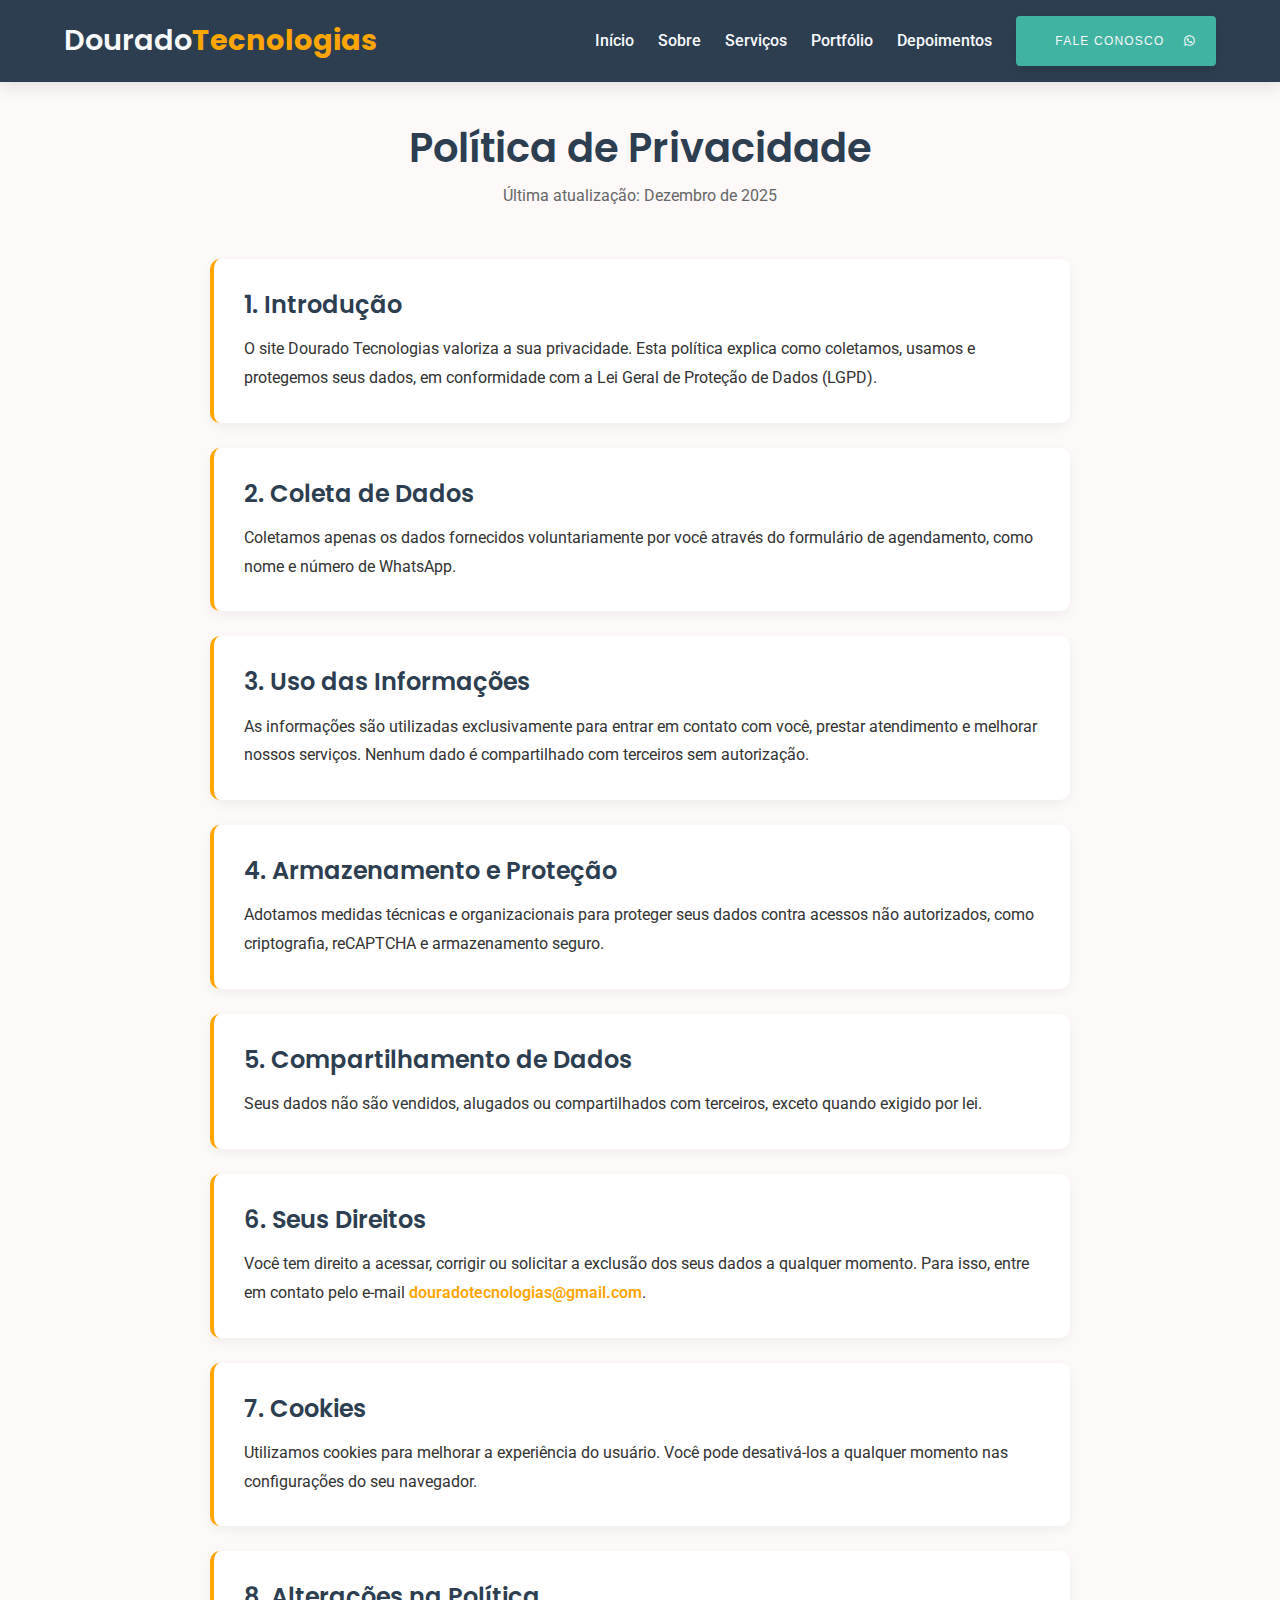
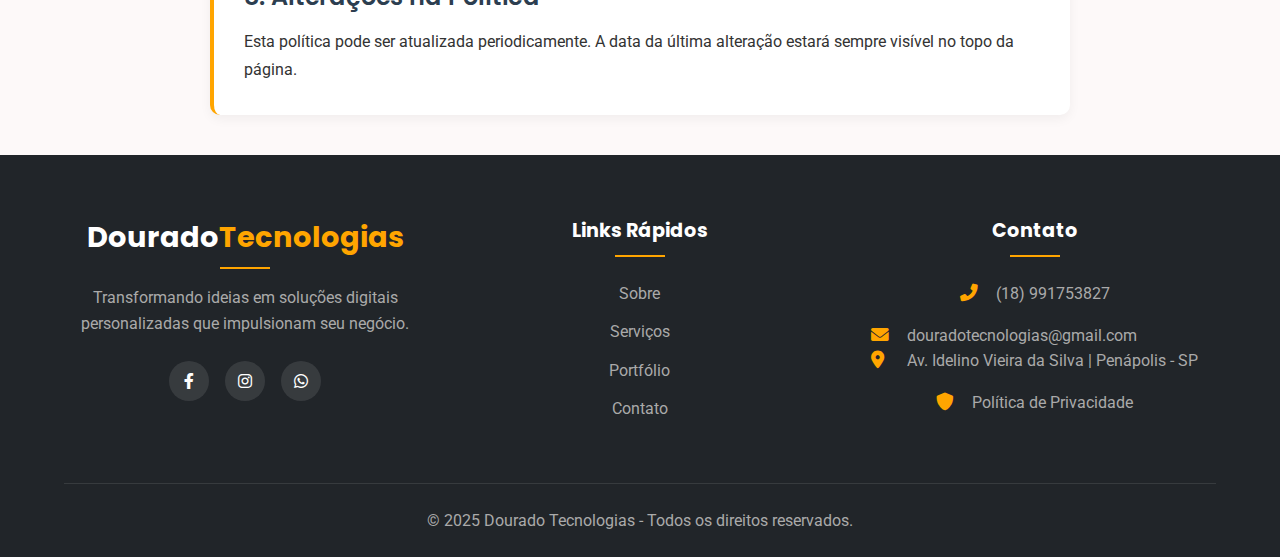
<file: privacidade.html>
<!DOCTYPE html>
<html lang="pt-br">
<head>
    <meta charset="UTF-8">
    <meta name="viewport" content="width=device-width, initial-scale=1.0">
    <title>Dourado Tecnologias | Soluções Digitais Personalizadas</title>
    <meta name="description" content="Dourado Tecnologias - Especialistas em desenvolvimento de landing pages, websites, sistemas web, aplicativos mobile e artes digitais.">
    <!-- CSS -->
    <link rel="stylesheet" href="css/estilo.css">
    <link rel="stylesheet" href="css/estiloPrivacidade.css">
    <!-- Font Awesome para ícones -->
    <link rel="stylesheet" href="https://cdnjs.cloudflare.com/ajax/libs/font-awesome/6.0.0/css/all.min.css">
    <!-- Google Fonts -->
    <link rel="preconnect" href="https://fonts.googleapis.com">
    <link rel="preconnect" href="https://fonts.gstatic.com" crossorigin>
    <link href="https://fonts.googleapis.com/css2?family=Poppins:wght@300;400;500;600;700&family=Roboto:wght@300;400;500;700&display=swap" rel="stylesheet">
</head>
<body>
    <!-- Header e Navegação -->
    <header class="header">
        <div class="container">
            <div class="logo">
                <h1>Dourado<span>Tecnologias</span></h1>
            </div>
            <nav class="nav-menu">
                <button class="menu-toggle" aria-label="Menu de navegação">
                    <span></span>
                    <span></span>
                    <span></span>
                </button>
                <ul class="menu">
                    <li><a href="/">Início</a></li>
                    <li><a href="/#sobre">Sobre</a></li>
                    <li><a href="/#servicos">Serviços</a></li>
                    <li><a href="/#portfolio">Portfólio</a></li>
                    <li><a href="/#depoimentos">Depoimentos</a></li>
                     <li>
                        <button class="btn"><i class="animation"></i><a href="https://wa.me/18991753827" target="_blank">Fale Conosco</a><i class="animation fa-brands fa-whatsapp"></i>
                        </button>
                    </li>
                </ul>
            </nav>
        </div>
    </header>

    <main>
    <div class="container">
        <h1>Política de Privacidade</h1>
        <p>Última atualização: Dezembro de 2025</p>
    </div>

    <section>
        <h2>1. Introdução</h2>
        <p>O site Dourado Tecnologias valoriza a sua privacidade. Esta política explica como coletamos, usamos e protegemos seus dados, em conformidade com a Lei Geral de Proteção de Dados (LGPD).</p>
      </section>
  
      <section>
        <h2>2. Coleta de Dados</h2>
        <p>Coletamos apenas os dados fornecidos voluntariamente por você através do formulário de agendamento, como nome e número de WhatsApp.</p>
      </section>
  
      <section>
        <h2>3. Uso das Informações</h2>
        <p>As informações são utilizadas exclusivamente para entrar em contato com você, prestar atendimento e melhorar nossos serviços. Nenhum dado é compartilhado com terceiros sem autorização.</p>
      </section>
  
      <section>
        <h2>4. Armazenamento e Proteção</h2>
        <p>Adotamos medidas técnicas e organizacionais para proteger seus dados contra acessos não autorizados, como criptografia, reCAPTCHA e armazenamento seguro.</p>
      </section>
  
      <section>
        <h2>5. Compartilhamento de Dados</h2>
        <p>Seus dados não são vendidos, alugados ou compartilhados com terceiros, exceto quando exigido por lei.</p>
      </section>
  
      <section>
        <h2>6. Seus Direitos</h2>
        <p>Você tem direito a acessar, corrigir ou solicitar a exclusão dos seus dados a qualquer momento. Para isso, entre em contato pelo e-mail <a href="mailto:douradotecnologias@gmail.com">douradotecnologias@gmail.com</a>.</p>
      </section>
  
      <section>
        <h2>7. Cookies</h2>
        <p>Utilizamos cookies para melhorar a experiência do usuário. Você pode desativá-los a qualquer momento nas configurações do seu navegador.</p>
      </section>
  
      <section>
        <h2>8. Alterações na Política</h2>
        <p>Esta política pode ser atualizada periodicamente. A data da última alteração estará sempre visível no topo da página.</p>
      </section>

</main>

    <!-- Rodapé -->
    <footer class="footer">
        <div class="container">
            <div class="footer-content">
                <div class="footer-empresa">
                    <h2>Dourado<span>Tecnologias</span></h2>
                    <p>Transformando ideias em soluções digitais personalizadas que impulsionam seu negócio.</p>
                    <div class="footer-social-icons">
                        <a href="#" aria-label="Facebook"><i class="fab fa-facebook-f"></i></a>
                        <a href="#" aria-label="Instagram"><i class="fab fa-instagram"></i></a>
                        <a href="#" aria-label="WhatsApp"><i class="fab fa-whatsapp"></i></a>
                    </div>
                </div>
                <div class="footer-links">
                    <h3>Links Rápidos</h3>
                    <ul>
                        <!-- <li><a href="#inicio">Início</a></li> -->
                        <li><a href="#sobre">Sobre</a></li>
                        <li><a href="#servicos">Serviços</a></li>
                        <li><a href="#portfolio">Portfólio</a></li>
                        <li><a href="#contato">Contato</a></li>
                    </ul>
                </div>
                <div class="footer-contato">
                    <h3>Contato</h3>
                    <div class="footer-contato-info">
                        <div class="footer-contato-item">
                            <i class="fas fa-phone-alt"></i>
                            <a href="https://wa.me/18991753827" target="_blank">(18) 991753827</span>
                        </div>
                        <div class="footer-contato-item">
                            <i class="fas fa-envelope"></i>
                            <span>douradotecnologias@gmail.com</span>
                        </div>
                        <div class="footer-contato-item">
                            <i class="fas fa-map-marker-alt"></i>
                            <span>Av. Idelino Vieira da Silva | Penápolis - SP</span>
                        </div>
                        <div class="footer-contato-item">
                            <i class="fas fa-shield-alt"></i>
                            <a href="#">Política de Privacidade</a>
                        </div>
                    </div>
                </div>
            </div>
            <div class="footer-bottom">
                <p>&copy; 2025 Dourado Tecnologias - Todos os direitos reservados.</p>
            </div>
        </div>
    </footer>

    <!-- Botão Voltar ao Topo -->
    <a href="#inicio" class="back-to-top" aria-label="Voltar ao topo">
        <i class="fas fa-chevron-up"></i>
    </a>

    <!-- Script JS -->
    <script src="js/script.js"></script>
</body>
</html>
</file>
<file: css/estiloPrivacidade.css>
/* =========================================
   ESTILO ESPECÍFICO DA PÁGINA DE PRIVACIDADE
   ========================================= */

/* Ajuste do Header para página sem banner:
   Como a página de privacidade não tem o banner "Hero", 
   o menu (que é transparente) ficaria invisível no fundo branco.
   Forçamos ele a ter a cor secundária (Azul Escuro).
*/
.header {
    background-color: var(--secondary-color) !important;
    position: relative; /* Muda de fixed para relative ou mantém fixed com padding no body */
    box-shadow: var(--box-shadow);
}

/* Ajuste do padding do body para o menu não ficar em cima do título */
body {
    padding-top: 0;
    background-color: #fdf9f9;
}

/* Estilização do Conteúdo Principal */
main {
    max-width: 900px;
    margin: 40px auto;
    padding: 0 20px;
    min-height: 60vh; /* Garante que o footer fique lá embaixo */
}

main .container {
    text-align: center;
    margin-bottom: 3rem;
}

main h1 {
    font-size: 2.5rem;
    color: var(--secondary-color);
    margin-bottom: 0.5rem;
}

main h1 + p {
    color: var(--text-light);
}

/* Seções do texto */
main section {
    background: #fff;
    padding: 30px;
    margin-bottom: 25px;
    border-radius: 10px;
    box-shadow: 0 4px 12px rgba(0, 0, 0, 0.05);
    border-left: 4px solid var(--primary-color); /* Detalhe dourado */
    transition: transform 0.3s ease;
}

main section:hover {
    transform: translateY(-5px);
}

main h2 {
    color: var(--secondary-color);
    margin-bottom: 15px;
    font-size: 1.5rem;
}

main p {
    color: var(--text-color);
    line-height: 1.8;
    margin-bottom: 0;
}

main a {
    color: var(--primary-color);
    font-weight: 600;
}

main a:hover {
    color: var(--primary-dark);
    text-decoration: underline;
}

/* Responsividade simples para o texto */
@media (max-width: 768px) {
    main h1 {
        font-size: 2rem;
    }
    
    main section {
        padding: 20px;
    }
}
</file>
<file: css/estilo.css>
/* 
 * Dourado Tecnologias - Landing Page
 * Estilos CSS
 */

/* ===== VARIÁVEIS E RESET ===== */
:root {
    /* Paleta de cores */
    --primary-color: #ffa500;
    /* Dourado */
    --primary-dark: #e69500;
    --secondary-color: #2c3e50;
    /* Azul escuro */
    --secondary-light: #34495e;
    --text-color: #333333;
    --text-light: #666666;
    --light-color: #f8f9fa;
    --dark-color: #212529;
    --gray-color: #e9ecef;
    --success-color: #28a745;

    /* Tipografia */
    --heading-font: 'Poppins', sans-serif;
    --body-font: 'Roboto', sans-serif;

    /* Sombras */
    --box-shadow: 0 5px 15px rgba(0, 0, 0, 0.1);
    --box-shadow-hover: 0 8px 25px rgba(0, 0, 0, 0.2);

    /* Transições */
    --transition: all 0.3s ease;
}

* {
    margin: 0;
    padding: 0;
    box-sizing: border-box;
}

html {
    scroll-behavior: smooth;
    font-size: 16px;
}

body {
    font-family: var(--body-font);
    color: var(--text-color);
    line-height: 1.6;
    overflow-x: hidden;
    background-color: var(--light-color);
}

h1,
h2,
h3,
h4,
h5,
h6 {
    font-family: var(--heading-font);
    font-weight: 600;
    line-height: 1.3;
    margin-bottom: 1rem;
    color: var(--secondary-color);
}

p {
    margin-bottom: 1rem;
}

a {
    text-decoration: none;
    color: var(--primary-color);
    transition: var(--transition);
}

a:hover {
    color: var(--primary-dark);
}

ul {
    list-style: none;
}

img {
    max-width: 100%;
    height: auto;
}

section {
    padding: 5rem 0;
}

.container {
    width: 100%;
    max-width: 1200px;
    margin: 0 auto;
    padding: 0 1.5rem;
}

.section-header {
    text-align: center;
    margin-bottom: 3rem;
}

.section-header h2 {
    font-size: 2.5rem;
    margin-bottom: 1rem;
    position: relative;
}

.section-header h2 span {
    color: var(--primary-color);
}

.section-header p {
    color: var(--text-light);
    max-width: 700px;
    margin: 0 auto;
}

.separator {
    width: 80px;
    height: 4px;
    background: var(--primary-color);
    margin: 0 auto 1.5rem;
    position: relative;
}

.separator::before {
    content: '';
    position: absolute;
    left: 50%;
    transform: translateX(-50%);
    top: -4px;
    width: 40px;
    height: 12px;
    background: var(--primary-color);
    border-radius: 6px;
}

.btn {
    display: inline-block;
    padding: 0.8rem 1.8rem;
    border-radius: 50px;
    font-weight: 500;
    text-align: center;
    cursor: pointer;
    transition: var(--transition);
    border: none;
    font-size: 1rem;
}

.btn-primary {
    background-color: var(--primary-color);
    color: white;
}

.btn-primary:hover {
    background-color: var(--primary-dark);
    color: white;
    transform: translateY(-3px);
    box-shadow: var(--box-shadow);
}

.btn-secondary {
    background-color: transparent;
    color: var(--light-color);
    border: 2px solid var(--light-color);
}

.btn-secondary:hover {
    background-color: var(--light-color);
    color: var(--secondary-color);
    transform: translateY(-3px);
}

/* ===== HEADER E NAVEGAÇÃO ===== */
.header {
    position: fixed;
    top: 0;
    left: 0;
    width: 100%;
    z-index: 1000;
    background-color: transparent;
    transition: var(--transition);
    padding: 1rem 0;
}

.header.scrolled {
    background-color: rgba(255, 255, 255, 0.95);
    box-shadow: var(--box-shadow);
    padding: 0.7rem 0;
}

.header .container {
    display: flex;
    justify-content: space-between;
    align-items: center;
}

.logo h1 {
    font-size: 1.8rem;
    margin-bottom: 0;
    color: var(--light-color);
    transition: var(--transition);
}

.logo h1 span {
    color: var(--primary-color);
    font-weight: 700;
}

.header.scrolled .logo h1 {
    color: var(--secondary-color);
}

.header.scrolled .logo h1 span {
    color: var(--primary-color);
}

.nav-menu .menu {
    display: flex;
    align-items: center;
}

.nav-menu .menu li {
    margin-left: 1.5rem;
}

.nav-menu .menu a {
    color: var(--light-color);
    font-weight: 500;
    position: relative;
    padding: 0.5rem 0;
}

.header.scrolled .nav-menu .menu a {
    color: var(--secondary-color);
}

.nav-menu .menu a::after {
    content: '';
    position: absolute;
    bottom: 0;
    left: 0;
    width: 0;
    height: 2px;
    background-color: var(--primary-color);
    transition: var(--transition);
}

.nav-menu .menu a:hover::after {
    width: 100%;
}

/* From Uiverse.io by mi-series */
.btn {
    outline: 0;
    display: inline-flex;
    align-items: center;
    justify-content: space-between;
    background: #40B3A2;
    min-width: 200px;
    border: 0;
    border-radius: 4px;
    box-shadow: 0 4px 12px rgba(0, 0, 0, .1);
    box-sizing: border-box;
    padding: 10px 20px;
    color: #fff;
    font-size: 12px;
    font-weight: 600;
    letter-spacing: 1.2px;
    text-transform: uppercase;
    overflow: hidden;
    cursor: pointer;
}

.btn a {
    color: #fff;
    text-decoration: none;
}

.btn:hover {
    opacity: .95;
}

.btn .animation {
    border-radius: 100%;
    animation: ripple 0.6s linear infinite;
}

@keyframes ripple {
    0% {
        box-shadow: 0 0 0 0 rgba(255, 255, 255, 0.1), 0 0 0 20px rgba(255, 255, 255, 0.1), 0 0 0 40px rgba(255, 255, 255, 0.1), 0 0 0 60px rgba(255, 255, 255, 0.1);
    }

    100% {
        box-shadow: 0 0 0 20px rgba(255, 255, 255, 0.1), 0 0 0 40px rgba(255, 255, 255, 0.1), 0 0 0 60px rgba(255, 255, 255, 0.1), 0 0 0 80px rgba(255, 255, 255, 0);
    }
}


.btn-contato {
    background-color: var(--primary-color);
    color: white !important;
    padding: 0.6rem 1.2rem !important;
    border-radius: 50px;
}

.btn-contato:hover {
    background-color: var(--primary-dark);
    transform: translateY(-3px);
}

.btn-contato::after {
    display: none;
}

.menu-toggle {
    display: none;
    background: transparent;
    border: none;
    cursor: pointer;
    width: 30px;
    height: 20px;
    position: relative;
}

.menu-toggle span {
    display: block;
    width: 100%;
    height: 2px;
    background-color: var(--light-color);
    position: absolute;
    transition: var(--transition);
}

.header.scrolled .menu-toggle span {
    background-color: var(--secondary-color);
}

.menu-toggle span:nth-child(1) {
    top: 0;
}

.menu-toggle span:nth-child(2) {
    top: 9px;
}

.menu-toggle span:nth-child(3) {
    top: 18px;
}

.menu-toggle.active span:nth-child(1) {
    transform: rotate(45deg);
    top: 9px;
}

.menu-toggle.active span:nth-child(2) {
    opacity: 0;
}

.menu-toggle.active span:nth-child(3) {
    transform: rotate(-45deg);
    top: 9px;
}

.menu-toggle.active span {
    background-color: #34495e;
}

/* ===== HERO SECTION ===== */
.hero-section {
    height: 100vh;
    min-height: 500px;
    position: relative;
    overflow: hidden;
    background-color: var(--secondary-color);
    display: flex;
    align-items: center;
    justify-content: center;
    /* padding-bottom: 0 !important; */
}

.hero-section::before {
    content: '';
    position: absolute;
    top: 0;
    left: 0;
    width: 100%;
    height: 100%;
    background: linear-gradient(135deg, rgba(44, 62, 80, 0.9) 0%, rgba(0, 0, 0, 0.8) 100%);
    z-index: 1;
}

.slider-container {
    position: relative;
    width: 100%;
    height: 100%;
    z-index: 2;
}

.slider {
    width: 100%;
    height: 100%;
    position: relative;
}

.slide {
    position: absolute;
    top: 0;
    left: 0;
    width: 100%;
    height: 100%;
    opacity: 0;
    transition: opacity 1s ease;
    display: flex;
    align-items: center;
    justify-content: center;
    background-size: cover;
    background-position: center;
}

.slide:nth-child(1) {
    background-image: url('https://images.unsplash.com/photo-1498050108023-c5249f4df085?ixlib=rb-1.2.1&auto=format&fit=crop&w=1352&q=80');
}

.slide:nth-child(2) {
    background-image: url('https://images.unsplash.com/photo-1555066931-4365d14bab8c?ixlib=rb-1.2.1&auto=format&fit=crop&w=1350&q=80');
}

.slide:nth-child(3) {
    background-image: url('https://images.pexels.com/photos/887751/pexels-photo-887751.jpeg?_gl=1*16m4sd*_ga*MTU5NjM2ODkyLjE3NTc0Mzg4NTA.*_ga_8JE65Q40S6*czE3NTc0Mzg4NDkkbzEkZzEkdDE3NTc0Mzg5OTYkajU3JGwwJGgw');
}

.slide.active {
    opacity: 1;
    z-index: 2;
}

.slide-content {
    text-align: center;
    max-width: 1000px;
    padding: 15px;
    background-color: #2a547ede;
    color: var(--light-color);
    border-radius: 20px;
    animation: fadeInUp 1s ease forwards;
}

.slide-content h2 {
    font-size: 2.5rem;
    margin-bottom: 1rem;
    color: var(--light-color);
}

.slide-content p {
    font-size: 1.2rem;
    margin-bottom: 2rem;
}

.hero-buttons {
    display: flex;
    justify-content: center;
    gap: 1rem;
}

.slider-controls {
    position: absolute;
    bottom: -4rem;
    left: 0;
    width: 100%;
    display: flex;
    justify-content: center;
    align-items: center;
    z-index: 3;
}

.prev-slide,
.next-slide {
    background-color: rgba(255, 255, 255, 0.2);
    color: var(--light-color);
    width: 40px;
    height: 40px;
    border-radius: 50%;
    display: flex;
    align-items: center;
    justify-content: center;
    cursor: pointer;
    transition: var(--transition);
    border: none;
    font-size: 1rem;
}

.prev-slide:hover,
.next-slide:hover {
    background-color: var(--primary-color);
}

.slider-dots {
    display: flex;
    margin: 0 1rem;
}

.dot {
    width: 12px;
    height: 12px;
    border-radius: 50%;
    background-color: rgba(255, 255, 255, 0.5);
    margin: 0 5px;
    cursor: pointer;
    transition: var(--transition);
}

.dot.active {
    background-color: var(--primary-color);
    transform: scale(1.2);
}

.headline {
    text-align: center;
    font-size: 20px;
    font-weight: bold;
    /* margin: 50px auto 20px auto; */
    color: var(--primary-color);
    /* Ou use uma cor que combine com seu tema */
    max-width: 90%;
}

/* ===== SOBRE SECTION ===== */
.sobre-section {
    background-color: var(--light-color);
    padding-bottom: 15px !important;
}

.sobre-content {
    display: flex;
    align-items: center;
    gap: 3rem;
}

#typing {
    font-family: monospace;
    white-space: nowrap;
    overflow: hidden;
    border-right: 3px solid orange;
    display: inline-block;
}

@keyframes typing {
    from {
        width: 0ch;
    }

    to {
        width: var(--text-length);
    }
}

@keyframes blink {

    0%,
    100% {
        border-color: transparent;
    }

    50% {
        border-color: orange;
    }
}

.sobre-text {
    flex: 1;
}

.sobre-text h3 {
    color: var(--primary-color);
    margin-top: 1.5rem;
    font-size: 1.5rem;
}

.sobre-text p {
    margin-bottom: 1.5rem;
}

.diferenciais {
    margin-top: 1rem;
}

.diferenciais li {
    margin-bottom: 0.8rem;
    display: flex;
    align-items: center;
}

.diferenciais li i {
    color: var(--primary-color);
    margin-right: 0.8rem;
    font-size: 1.2rem;
}

.sobre-image {
    flex: 1;
    position: relative;
}

.image-container {
    position: relative;
    width: 100%;
    height: 400px;
    overflow: hidden;
    border-radius: 10px;
    box-shadow: var(--box-shadow);
    background-image: url('../img/sede_DouradoTec.png');
    background-size: cover;
    background-position: center;
}

.tech-decoration {
    position: absolute;
    top: -20px;
    right: -20px;
    width: 150px;
    height: 150px;
    background-color: var(--primary-color);
    opacity: 0.1;
    border-radius: 50%;
    z-index: -1;
}

.tech-decoration::before {
    content: '';
    position: absolute;
    bottom: -30px;
    left: -30px;
    width: 80px;
    height: 80px;
    background-color: var(--primary-color);
    border-radius: 50%;
}

/* ===== SERVIÇOS SECTION ===== */
.servicos-section {
    background-color: #f9f9f9;
    position: relative;
    overflow: hidden;
    padding-bottom: 15px !important;
}

.servicos-section::before {
    content: '';
    position: absolute;
    top: -100px;
    right: -100px;
    width: 300px;
    height: 300px;
    background-color: var(--primary-color);
    opacity: 0.05;
    border-radius: 50%;
    z-index: 0;
}

.servicos-grid {
    display: grid;
    grid-template-columns: repeat(auto-fit, minmax(280px, 1fr));
    gap: 2rem;
    position: relative;
    z-index: 1;
}

.servico-card {
    background-color: white;
    padding: 2rem;
    border-radius: 10px;
    box-shadow: var(--box-shadow);
    transition: var(--transition);
    text-align: center;
    position: relative;
    overflow: hidden;
}

.servico-card::before {
    content: '';
    position: absolute;
    top: 0;
    left: 0;
    width: 5px;
    height: 0;
    background-color: var(--primary-color);
    transition: var(--transition);
}

.servico-card:hover {
    transform: translateY(-10px);
    box-shadow: var(--box-shadow-hover);
}

.servico-card:hover::before {
    height: 100%;
}

.servico-icon {
    width: 80px;
    height: 80px;
    background-color: rgba(255, 165, 0, 0.1);
    border-radius: 50%;
    display: flex;
    align-items: center;
    justify-content: center;
    margin: 0 auto 1.5rem;
    transition: var(--transition);
}

.servico-card:hover .servico-icon {
    background-color: var(--primary-color);
}

.servico-icon i {
    font-size: 2rem;
    color: var(--primary-color);
    transition: var(--transition);
}

.servico-card:hover .servico-icon i {
    color: white;
}

.servico-card h3 {
    margin-bottom: 1rem;
    font-size: 1.5rem;
}

.servico-card p {
    color: var(--text-light);
}

/* ===== PORTFÓLIO SECTION ===== */
.portfolio-section {
    background-color: var(--light-color);
}

.portfolio-carousel {
    position: relative;
    padding: 2rem 0;
}

.portfolio-controls {
    position: absolute;
    top: 50%;
    left: 0;
    width: 100%;
    display: flex;
    justify-content: space-between;
    z-index: 3;
    transform: translateY(-50%);
    pointer-events: none;
}

.prev-portfolio,
.next-portfolio {
    background-color: rgba(255, 255, 255, 0.8);
    color: var(--secondary-color);
    width: 50px;
    height: 50px;
    border-radius: 50%;
    display: flex;
    align-items: center;
    justify-content: center;
    cursor: pointer;
    transition: var(--transition);
    border: none;
    font-size: 1.2rem;
    pointer-events: auto;
    box-shadow: var(--box-shadow);
}

.prev-portfolio:hover,
.next-portfolio:hover {
    background-color: var(--primary-color);
    color: white;
}

.portfolio-container {
    position: relative;
    height: 500px;
    overflow: hidden;
}

.portfolio-item {
    position: absolute;
    top: 0;
    left: 0;
    width: 100%;
    height: 100%;
    opacity: 0;
    transition: opacity 0.8s ease, transform 0.8s ease;
    transform: translateX(100%);
}

.portfolio-item.active {
    opacity: 1;
    transform: translateX(0);
    z-index: 2;
}

.portfolio-image {
    width: 100%;
    height: 100%;
    border-radius: 10px;
    overflow: hidden;
    position: relative;
    background-size: cover;
    background-position: center;
}

.portfolio-item:nth-child(1) .portfolio-image {
    background-image: url('../img/pscinalista_denise.jpg');
}

.portfolio-item:nth-child(2) .portfolio-image {
    background-image: url('../img/ft_link.png');
}

.portfolio-item:nth-child(3) .portfolio-image {
    background-image: url('../img/casamento_dourado.png');
}

.portfolio-item:nth-child(4) .portfolio-image {
    background-image: url('../img/erp_fiscal.png');
}

.portfolio-overlay {
    position: absolute;
    bottom: 0;
    left: 0;
    width: 100%;
    padding: 1.5rem 2rem;
    background: rgba(45, 86, 127, 0.65);
    color: white;
    transform: translateY(0);
    opacity: 1;
    transition: var(--transition);
    border-radius: 10px 10px 0 0;
    backdrop-filter: blur(5px);
}

.portfolio-item.active .portfolio-overlay {
    transform: translateY(0);
    opacity: 1;
    transition-delay: 0.3s;
}

.portfolio-overlay h3 {
    color: white;
    margin-bottom: 0.5rem;
}

.portfolio-overlay p {
    margin-bottom: 1.5rem;
    font-size: 0.9rem;
    opacity: 0.8;
}

.btn-ver-projeto {
    display: inline-block;
    padding: 0.6rem 1.2rem;
    background-color: var(--primary-color);
    color: white;
    border-radius: 50px;
    font-size: 0.9rem;
    transition: var(--transition);
}

.btn-ver-projeto:hover {
    background-color: white;
    color: var(--primary-color);
}

/* ===== DEPOIMENTOS SECTION ===== */
.depoimentos-section {
    background-color: var(--secondary-color);
    color: white;
    position: relative;
    overflow: hidden;
}

.depoimentos-section .section-header h2,
.depoimentos-section .section-header p {
    color: white;
}

.depoimentos-carousel {
    position: relative;
    padding: 2rem 0;
}

.depoimentos-container {
    position: relative;
    height: 350px;
    overflow: hidden;
}

.depoimento-item {
    position: absolute;
    top: 0;
    left: 0;
    width: 100%;
    height: 100%;
    opacity: 0;
    transition: opacity 0.8s ease, transform 0.8s ease;
    transform: translateX(100%);
}

.depoimento-item.active {
    opacity: 1;
    transform: translateX(0);
    z-index: 2;
}

.depoimento-content {
    background-color: rgba(255, 255, 255, 0.1);
    border-radius: 10px;
    padding: 2.5rem;
    height: 100%;
    position: relative;
    backdrop-filter: blur(10px);
    border: 1px solid rgba(255, 255, 255, 0.1);
}

.aspas {
    position: absolute;
    top: 1.5rem;
    left: 1.5rem;
    font-size: 2rem;
    color: var(--primary-color);
    opacity: 0.5;
}

.depoimento-content p {
    font-size: 1.1rem;
    line-height: 1.8;
    margin: 1.5rem 0 2rem;
}

.cliente-info {
    display: flex;
    align-items: center;
}

.cliente-foto {
    width: 60px;
    height: 60px;
    border-radius: 50%;
    margin-right: 1rem;
    background-size: cover;
    background-position: center;
    border: 3px solid var(--primary-color);
}

.depoimento-item:nth-child(1) .cliente-foto {
    background-image: url('https://randomuser.me/api/portraits/women/65.jpg');
}

.depoimento-item:nth-child(2) .cliente-foto {
    background-image: url('https://randomuser.me/api/portraits/men/32.jpg');
}

.depoimento-item:nth-child(3) .cliente-foto {
    background-image: url('https://randomuser.me/api/portraits/women/44.jpg');
}

.cliente-dados h4 {
    color: white;
    margin-bottom: 0.2rem;
}

.cliente-dados p {
    font-size: 0.9rem;
    margin: 0;
    opacity: 0.7;
}

.depoimentos-controls {
    display: flex;
    justify-content: center;
    align-items: center;
    margin-top: 2rem;
}

.prev-depoimento,
.next-depoimento {
    background-color: rgba(255, 255, 255, 0.2);
    color: white;
    width: 40px;
    height: 40px;
    border-radius: 50%;
    display: flex;
    align-items: center;
    justify-content: center;
    cursor: pointer;
    transition: var(--transition);
    border: none;
    font-size: 1rem;
}

.prev-depoimento:hover,
.next-depoimento:hover {
    background-color: var(--primary-color);
}

.depoimentos-dots {
    display: flex;
    margin: 0 1rem;
}

.depoimentos-dots .dot {
    width: 12px;
    height: 12px;
    border-radius: 50%;
    background-color: rgba(255, 255, 255, 0.3);
    margin: 0 5px;
    cursor: pointer;
    transition: var(--transition);
}

.depoimentos-dots .dot.active {
    background-color: var(--primary-color);
    transform: scale(1.2);
}

/* ===== CONTATO SECTION ===== */
.contato-section {
    background-color: var(--light-color);
    position: relative;
}

.contato-container {
    display: grid;
    grid-template-columns: 1fr 2fr;
    gap: 3rem;
}

.contato-info {
    background-color: var(--secondary-color);
    padding: 2.5rem;
    border-radius: 10px;
    color: white;
    height: 100%;
}

.info-item {
    display: flex;
    margin-bottom: 2rem;
}

.info-item i {
    font-size: 1.5rem;
    color: var(--primary-color);
    margin-right: 1.5rem;
    margin-top: 0.5rem;
}

.info-item h4 {
    color: white;
    margin-bottom: 0.5rem;
}

.social-media h4 {
    color: white;
    margin-bottom: 1rem;
}

.social-icons {
    display: flex;
    gap: 1rem;
}

.social-icons a {
    width: 40px;
    height: 40px;
    border-radius: 50%;
    background-color: rgba(255, 255, 255, 0.1);
    display: flex;
    align-items: center;
    justify-content: center;
    color: white;
    transition: var(--transition);
}

.social-icons a:hover {
    background-color: var(--primary-color);
    transform: translateY(-3px);
}

/* ===== DEV BOY ANIMATION ===== */
.dev-boy-container {
    width: 100%;
    margin-top: 1.5rem;
    border-radius: 8px;
    overflow: hidden;
    position: relative;
    font-family: 'Courier New', monospace;
}

#dev-boy-anim {
    width: 100%;
    height: auto;
    display: block;
    filter: drop-shadow(0 0 15px rgba(255, 45, 146, 0.3)) drop-shadow(0 0 10px rgba(0, 247, 255, 0.2));
}

/* Respiração sutil do corpo */
.boy-body {
    animation: breathe-light 4s infinite ease-in-out;
}

/* Movimento de digitação nas mãos */
.left-hand {
    animation: typing-left 0.12s infinite alternate ease-in-out;
    transform-origin: 160px 290px;
}

.right-hand {
    animation: typing-right 0.15s infinite alternate ease-in-out;
    transform-origin: 340px 290px;
}

/* Brilho pulsante da tela */
.screen-glow {
    animation: screen-pulse-neon 3s infinite ease-in-out;
}

/* Linhas de código rolando */
.code-scroll {
    animation: scroll-code 20s linear infinite;
}

/* Brilho dos fones */
.headphone-glow {
    animation: headphone-pulse 2s infinite alternate ease-in-out;
}

/* Reflexo nos óculos */
.glasses-reflection {
    animation: glasses-glow 2.5s infinite alternate ease-in-out;
}

/* Cursor piscando */
.cursor-blink {
    animation: cursor-blink 1s step-end infinite;
}

/* Partículas de código */
.code-particle {
    position: absolute;
    text-shadow: 0 0 10px currentColor;
    font-weight: bold;
    font-size: 14px;
    opacity: 0;
    pointer-events: none;
    z-index: 1;
    animation: floatUpParticle 2.5s linear forwards;
}

@keyframes breathe-light {

    0%,
    100% {
        transform: translateY(0);
    }

    50% {
        transform: translateY(-3px);
    }
}

@keyframes typing-left {
    0% {
        transform: translateY(0) rotate(0deg);
    }

    100% {
        transform: translateY(4px) rotate(2deg);
    }
}

@keyframes typing-right {
    0% {
        transform: translateY(0) rotate(0deg);
    }

    100% {
        transform: translateY(3px) rotate(-1.5deg);
    }
}

@keyframes screen-pulse-neon {

    0%,
    100% {
        opacity: 0.9;
    }

    50% {
        opacity: 1;
    }
}

@keyframes scroll-code {
    0% {
        transform: translateY(0);
    }

    100% {
        transform: translateY(-200px);
    }
}

@keyframes headphone-pulse {
    0% {
        opacity: 0.6;
    }

    100% {
        opacity: 1;
    }
}

@keyframes glasses-glow {
    0% {
        opacity: 0.3;
        fill: #00f7ff;
    }

    50% {
        opacity: 0.5;
        fill: #ff2d92;
    }

    100% {
        opacity: 0.4;
        fill: #a855f7;
    }
}

@keyframes cursor-blink {

    0%,
    100% {
        opacity: 0.9;
    }

    50% {
        opacity: 0;
    }
}

@keyframes floatUpParticle {
    0% {
        transform: translateY(0) scale(0.8);
        opacity: 0;
    }

    15% {
        opacity: 1;
        transform: translateY(-20px) scale(1);
    }

    100% {
        transform: translateY(-120px) scale(0.5);
        opacity: 0;
    }
}

.contato-form {
    background-color: white;
    padding: 2.5rem;
    border-radius: 10px;
    box-shadow: var(--box-shadow);
}

.form-group {
    margin-bottom: 1.5rem;
}

.form-group label {
    display: block;
    margin-bottom: 0.5rem;
    font-weight: 500;
    color: var(--secondary-color);
}

.form-group input,
.form-group select,
.form-group textarea {
    width: 100%;
    padding: 0.8rem 1rem;
    border: 1px solid #ddd;
    border-radius: 5px;
    font-family: var(--body-font);
    font-size: 1rem;
    transition: var(--transition);
}

.form-group input:focus,
.form-group select:focus,
.form-group textarea:focus {
    border-color: var(--primary-color);
    outline: none;
    box-shadow: 0 0 0 3px rgba(255, 165, 0, 0.1);
}

.btn-enviar {
    width: 100%;
    padding: 1rem;
    font-size: 1.1rem;
    justify-content: center !important;
}

/* ===== FOOTER ===== */
.footer {
    background-color: var(--dark-color);
    color: #aaa;
    padding: 4rem 0 0;
}

.footer-content {
    display: grid;
    grid-template-columns: 1fr 1fr 1fr;
    gap: 2rem;
    margin-bottom: 3rem;
}

.footer-empresa {
    text-align: center;
}

.footer-empresa h2 {
    color: white;
    font-size: 1.8rem;
    margin-bottom: 1rem;
    font-weight: 700;
    position: relative;
    padding-bottom: 0.8rem;
    display: inline-block;
}

.footer-empresa h2::after {
    content: '';
    position: absolute;
    bottom: 0;
    left: 50%;
    transform: translateX(-50%);
    width: 50px;
    height: 2px;
    background-color: var(--primary-color);
}

.footer-empresa h2 span {
    color: var(--primary-color);
}

.footer-empresa p {
    margin-bottom: 1.5rem;
    color: #aaa;
    line-height: 1.6;
}

.footer-social-icons {
    display: flex;
    gap: 1rem;
    justify-content: center;
}

.footer-social-icons a {
    width: 40px;
    height: 40px;
    border-radius: 50%;
    background-color: rgba(255, 255, 255, 0.1);
    display: flex;
    align-items: center;
    justify-content: center;
    color: white;
    transition: var(--transition);
}

.footer-social-icons a:hover {
    background-color: var(--primary-color);
    transform: translateY(-3px);
}

.footer h3 {
    color: white;
    margin-bottom: 1.5rem;
    font-size: 1.2rem;
    font-weight: 700;
    position: relative;
    padding-bottom: 0.8rem;
    text-align: center;
    display: inline-block;
}

.footer-links h3,
.footer-contato h3 {
    width: 100%;
}

.footer h3::after {
    content: '';
    position: absolute;
    bottom: 0;
    left: 50%;
    transform: translateX(-50%);
    width: 50px;
    height: 2px;
    background-color: var(--primary-color);
}

.footer-links {
    text-align: center;
    display: flex;
    flex-direction: column;
    align-items: center;
}

.footer-links ul {
    display: flex;
    flex-direction: column;
    align-items: center;
    list-style: none;
    padding: 0;
    margin: 0;
}

.footer-links ul li {
    margin-bottom: 0.8rem;
    text-align: center;
}

.footer-links ul li a {
    color: #aaa;
    transition: var(--transition);
}

.footer-links ul li a:hover {
    color: var(--primary-color);
    padding-left: 5px;
}

.footer-contato {
    text-align: center;
    display: flex;
    flex-direction: column;
    align-items: center;
}

.footer-contato-info {
    display: flex;
    flex-direction: column;
    gap: 1rem;
    align-items: center;
    width: 100%;
}

.footer-contato-item {
    display: flex;
    align-items: flex-start;
    gap: 1rem;
    color: #aaa;
    justify-content: flex-start;
    text-align: left;
    max-width: 100%;
    width: fit-content;
}

.footer-contato-item i {
    color: var(--primary-color);
    font-size: 1.1rem;
    margin-top: 0.2rem;
    min-width: 20px;
}

.footer-contato-item span,
.footer-contato-item a {
    color: #aaa;
    line-height: 1.6;
}

.footer-contato-item a:hover {
    color: var(--primary-color);
}

.footer-bottom {
    border-top: 1px solid rgba(255, 255, 255, 0.1);
    padding: 1.5rem 0;
    text-align: center;
}

.footer-bottom p {
    margin: 0;
    color: #aaa;
}

/* ===== BACK TO TOP BUTTON ===== */
.back-to-top {
    position: fixed;
    bottom: 2rem;
    right: 2rem;
    width: 50px;
    height: 50px;
    background-color: var(--primary-color);
    color: white;
    border-radius: 50%;
    display: flex;
    align-items: center;
    justify-content: center;
    z-index: 99;
    opacity: 0;
    visibility: hidden;
    transition: var(--transition);
    box-shadow: var(--box-shadow);
}

.back-to-top.active {
    opacity: 1;
    visibility: visible;
}

.back-to-top:hover {
    background-color: var(--primary-dark);
    transform: translateY(-5px);
}

/* ===== ANIMAÇÕES ===== */
@keyframes fadeInUp {
    from {
        opacity: 0;
        transform: translateY(30px);
    }

    to {
        opacity: 1;
        transform: translateY(0);
    }
}

@keyframes fadeIn {
    from {
        opacity: 0;
    }

    to {
        opacity: 1;
    }
}

/* ===== MEDIA QUERIES ===== */
@media (max-width: 1200px) {
    .slide-content h2 {
        font-size: 3rem;
    }
}

@media (max-width: 992px) {
    html {
        font-size: 15px;
    }

    .slide-content h2 {
        font-size: 2.5rem;
    }

    .sobre-content {
        flex-direction: column;
    }

    .sobre-image {
        width: 100%;
        margin-top: 2rem;
    }

    .image-container {
        height: 250px;
    }

    .contato-container {
        grid-template-columns: 1fr;
    }
}

@media (max-width: 768px) {
    .menu-toggle {
        display: block;
        z-index: 1001;
    }

    .nav-menu .menu {
        position: fixed;
        top: 0;
        right: -100%;
        width: 80%;
        max-width: 300px;
        height: auto;
        background-color: white;
        flex-direction: column;
        align-items: flex-start;
        padding: 1.5rem 2rem 2rem;
        transition: var(--transition);
        box-shadow: -5px 0 15px rgba(0, 0, 0, 0.1);
        z-index: 999;
        border-radius: 0 0 0 15px;
    }

    .nav-menu .menu.active {
        right: 0;
    }

    /* Título do menu mobile */
    .nav-menu .menu::before {
        content: 'Menu';
        display: block;
        width: 100%;
        font-size: 1.2rem;
        font-weight: 600;
        color: var(--secondary-color);
        padding-bottom: 1rem;
        margin-bottom: 0.5rem;
        border-bottom: 1px solid #eee;
    }

    .nav-menu .menu li {
        margin: 0.8rem 0;
        width: 100%;
    }

    .nav-menu .menu a {
        color: var(--secondary-color) !important;
        width: 100%;
        display: block;
    }

    .btn-contato {
        width: 100%;
        text-align: center;
    }

    .slide-content h2 {
        font-size: 1.5rem;
        line-height: 1.3;
    }

    .slide-content p {
        font-size: 1rem;
    }

    .slide-content {
        max-width: 90%;
        padding: 1rem;
        margin: 0 auto;
    }

    .hero-buttons {
        flex-direction: column;
        gap: 0.8rem;
    }

    .hero-buttons .btn {
        width: 100%;
        padding: 0.8rem 1rem;
        font-size: 0.9rem;
    }

    .section-header h2 {
        font-size: 2rem;
    }

    .portfolio-container {
        height: 300px;
    }

    .portfolio-item {
        height: 300px;
    }

    .footer-content {
        grid-template-columns: 1fr;
        gap: 2rem;
    }

    .footer-bottom {
        text-align: center;
    }
}

@media (max-width: 576px) {
    .slide-content h2 {
        font-size: 1.8rem;
    }

    .portfolio-item {
        height: 300px;
    }

    .depoimento-content {
        padding: 1.5rem;
    }

    .back-to-top {
        bottom: 1rem;
        right: 1rem;
        width: 40px;
        height: 40px;
    }
}
</file>
